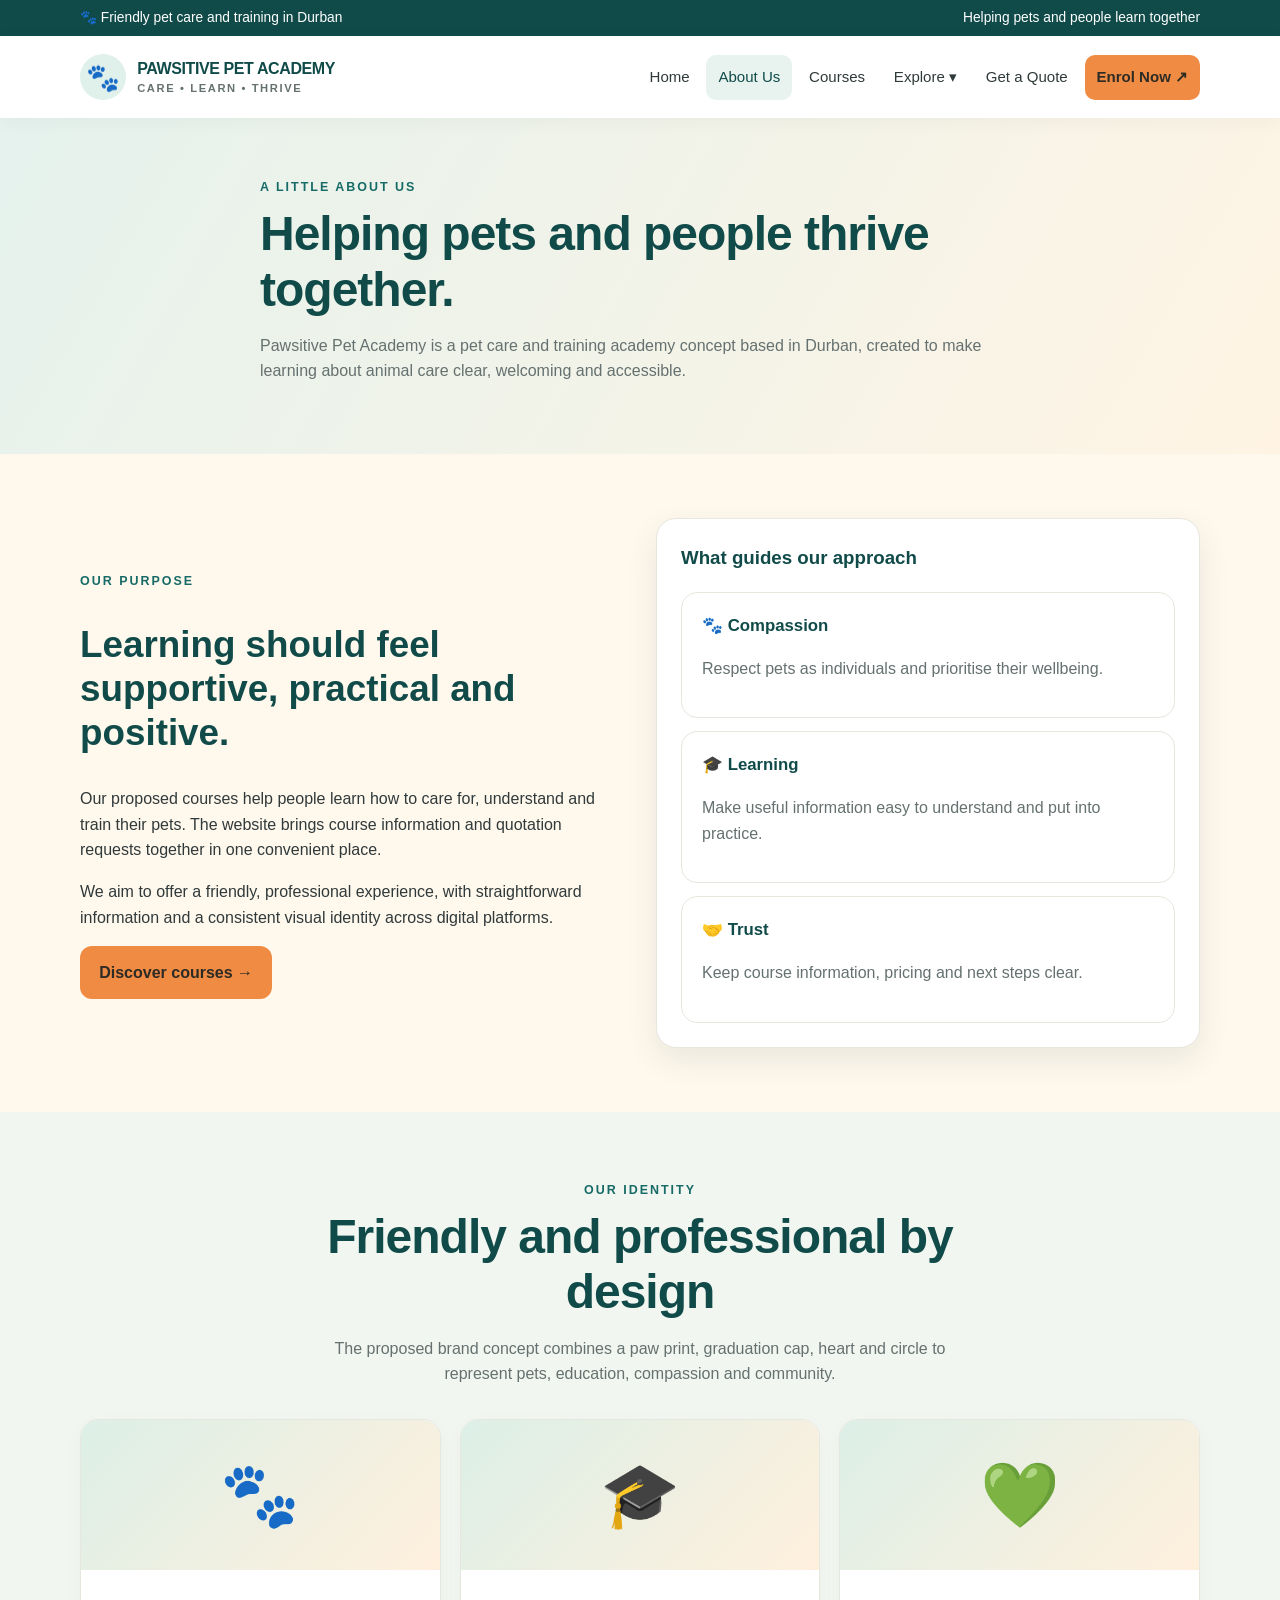
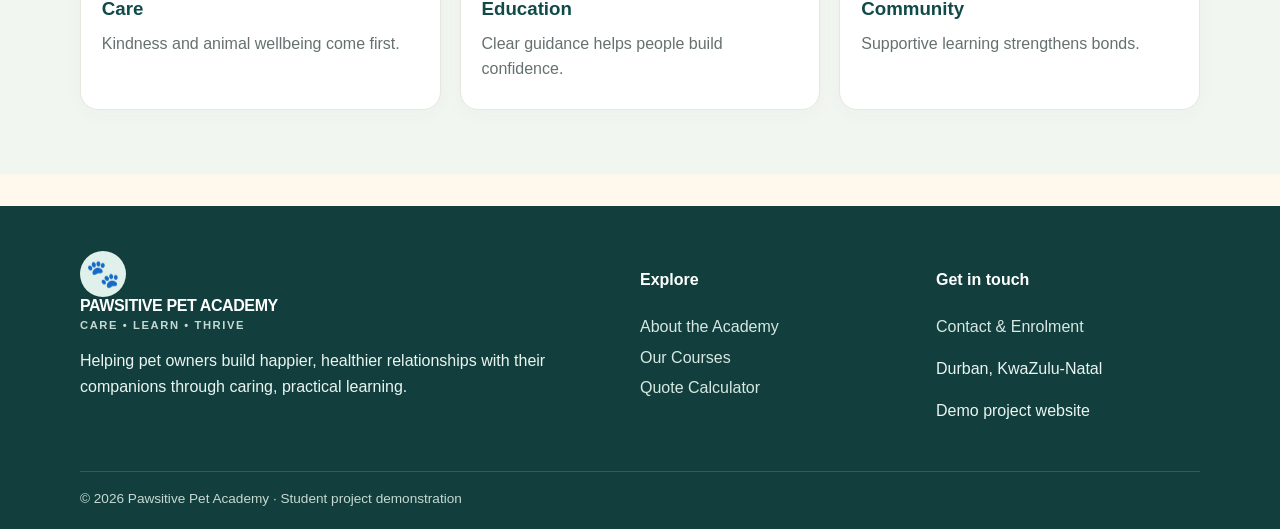
<file: about.html>
<!doctype html><html lang="en"><head><meta charset="utf-8"><meta name="viewport" content="width=device-width,initial-scale=1"><meta name="description" content="Learn about Pawsitive Pet Academy, a pet care and training academy concept based in Durban."><title>About Us | Pawsitive Pet Academy</title><link rel="stylesheet" href="style.css"><script src="script.js" defer></script></head><body><div id="site-header"></div><main><section class="page-hero"><div class="container page-heading"><span class="eyebrow">A little about us</span><h1>Helping pets and people thrive together.</h1><p>Pawsitive Pet Academy is a pet care and training academy concept based in Durban, created to make learning about animal care clear, welcoming and accessible.</p></div></section><section class="section"><div class="container content-grid"><div><span class="eyebrow">Our purpose</span><h2 style="color:var(--teal-dark);font-size:2.3rem;line-height:1.2">Learning should feel supportive, practical and positive.</h2><p>Our proposed courses help people learn how to care for, understand and train their pets. The website brings course information and quotation requests together in one convenient place.</p><p>We aim to offer a friendly, professional experience, with straightforward information and a consistent visual identity across digital platforms.</p><a class="btn btn-primary" href="courses.html">Discover courses →</a></div><div class="panel"><h3>What guides our approach</h3><div class="feature"><strong>🐾 Compassion</strong><p class="muted">Respect pets as individuals and prioritise their wellbeing.</p></div><div class="feature" style="margin-top:.8rem"><strong>🎓 Learning</strong><p class="muted">Make useful information easy to understand and put into practice.</p></div><div class="feature" style="margin-top:.8rem"><strong>🤝 Trust</strong><p class="muted">Keep course information, pricing and next steps clear.</p></div></div></div></section><section class="section section-soft"><div class="container"><div class="section-head"><span class="eyebrow">Our identity</span><h2>Friendly and professional by design</h2><p>The proposed brand concept combines a paw print, graduation cap, heart and circle to represent pets, education, compassion and community.</p></div><div class="grid-3"><div class="card"><div class="course-icon">🐾</div><div class="card-body"><h3>Care</h3><p>Kindness and animal wellbeing come first.</p></div></div><div class="card"><div class="course-icon">🎓</div><div class="card-body"><h3>Education</h3><p>Clear guidance helps people build confidence.</p></div></div><div class="card"><div class="course-icon">💚</div><div class="card-body"><h3>Community</h3><p>Supportive learning strengthens bonds.</p></div></div></div></div></section></main><div id="site-footer"></div></body></html>
</file>
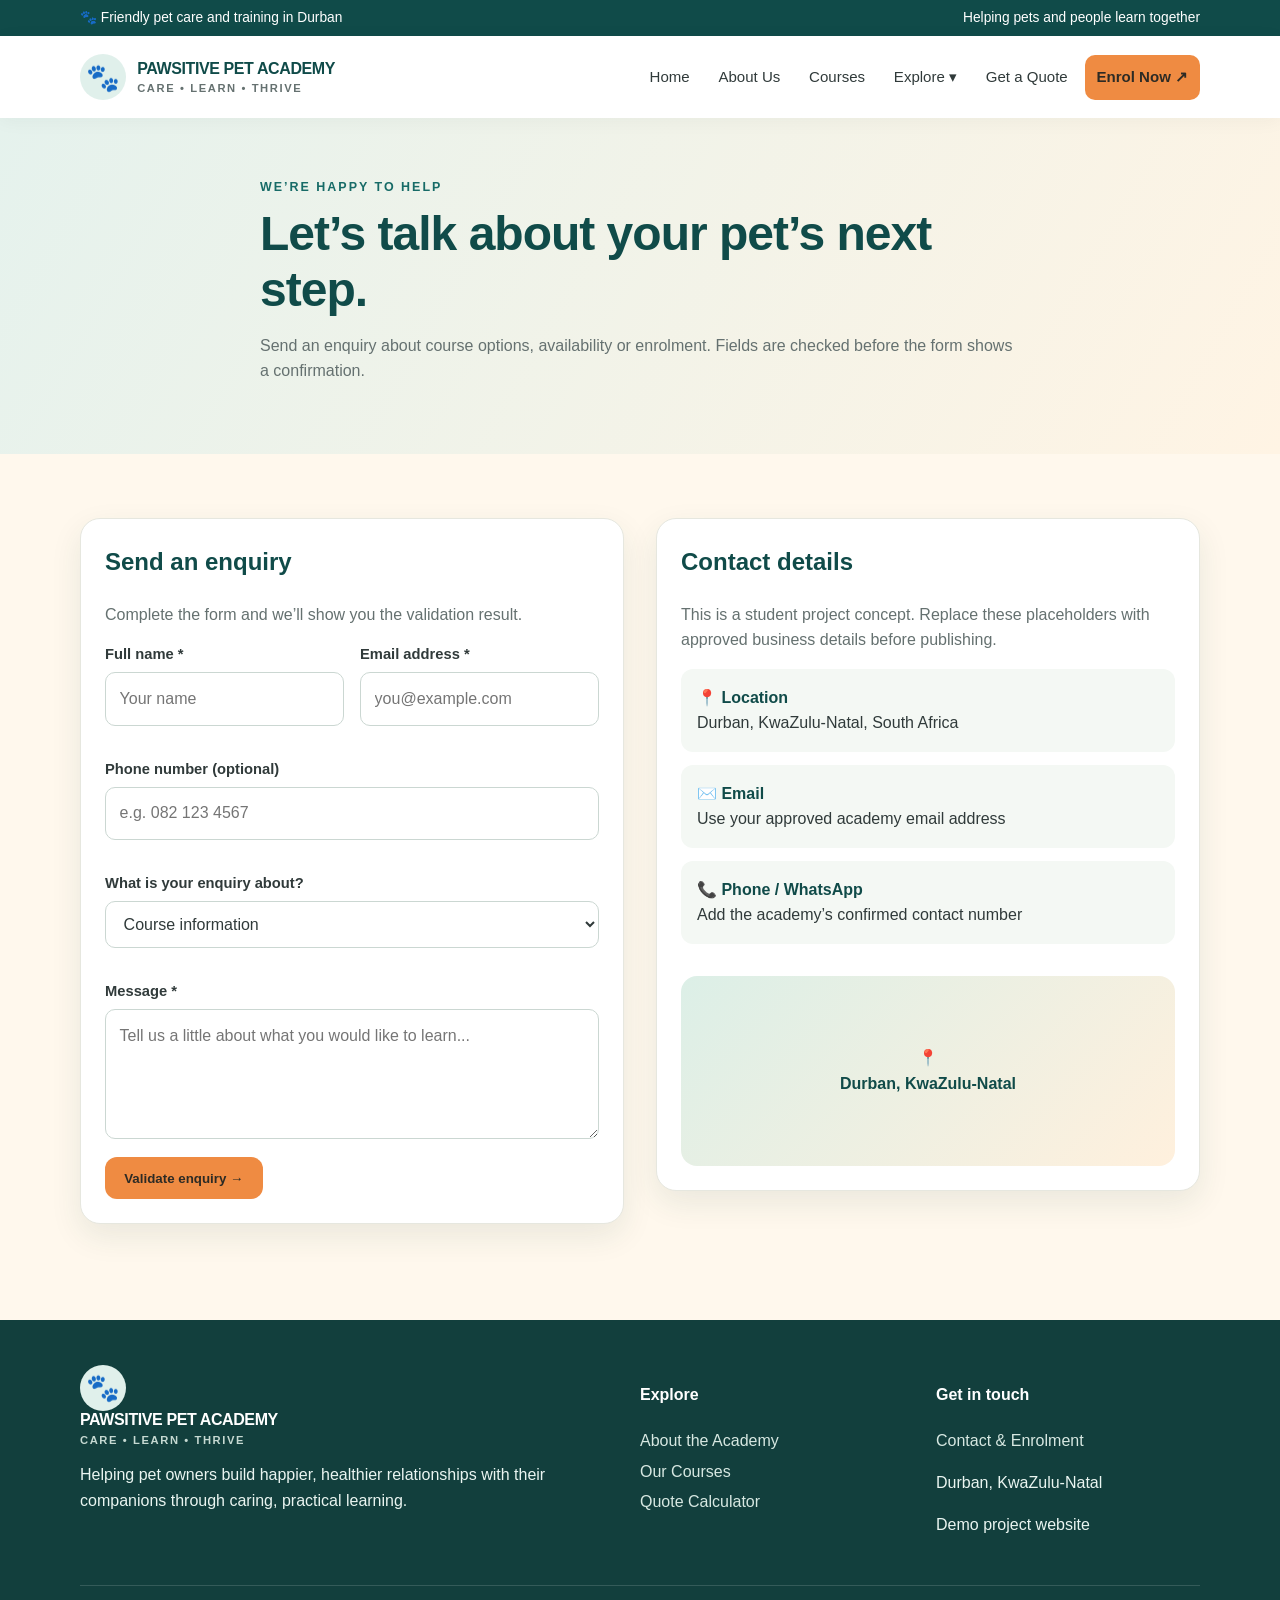
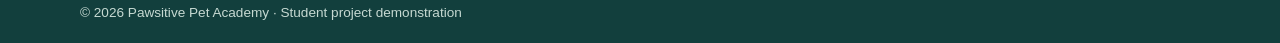
<file: contact.html>
<!doctype html><html lang="en"><head><meta charset="utf-8"><meta name="viewport" content="width=device-width,initial-scale=1"><meta name="description" content="Contact Pawsitive Pet Academy about courses and enrolment in Durban."><title>Contact Us | Pawsitive Pet Academy</title><link rel="stylesheet" href="style.css"><script src="script.js" defer></script></head><body><div id="site-header"></div><main><section class="page-hero"><div class="container page-heading"><span class="eyebrow">We’re happy to help</span><h1>Let’s talk about your pet’s next step.</h1><p>Send an enquiry about course options, availability or enrolment. Fields are checked before the form shows a confirmation.</p></div></section><section class="section"><div class="container content-grid" style="align-items:start"><div class="panel"><h2>Send an enquiry</h2><p class="muted">Complete the form and we’ll show you the validation result.</p><form id="contact-form" novalidate><div class="form-grid"><div class="field"><label for="name">Full name *</label><input id="name" name="name" autocomplete="name" required minlength="2" placeholder="Your name"></div><div class="field"><label for="email">Email address *</label><input id="email" name="email" type="email" autocomplete="email" required placeholder="you@example.com"></div><div class="field full"><label for="phone">Phone number (optional)</label><input id="phone" name="phone" type="tel" autocomplete="tel" placeholder="e.g. 082 123 4567"></div><div class="field full"><label for="topic">What is your enquiry about?</label><select id="topic" name="topic"><option>Course information</option><option>Enrolment</option><option>Quote or discounts</option><option>Other question</option></select></div><div class="field full"><label for="message">Message *</label><textarea id="message" name="message" required minlength="10" placeholder="Tell us a little about what you would like to learn..."></textarea></div></div><p id="contact-error" class="error" role="alert"></p><div id="contact-success" aria-live="polite"></div><button class="btn btn-primary" type="submit">Validate enquiry →</button></form></div><aside><div class="panel"><h2>Contact details</h2><p class="muted">This is a student project concept. Replace these placeholders with approved business details before publishing.</p><div class="contact-details"><div class="contact-item"><strong>📍 Location</strong>Durban, KwaZulu-Natal, South Africa</div><div class="contact-item"><strong>✉️ Email</strong>Use your approved academy email address</div><div class="contact-item"><strong>📞 Phone / WhatsApp</strong>Add the academy’s confirmed contact number</div></div><div class="map-placeholder mt-2">📍<br>Durban, KwaZulu-Natal</div></div></aside></div></section></main><div id="site-footer"></div></body></html>
</file>
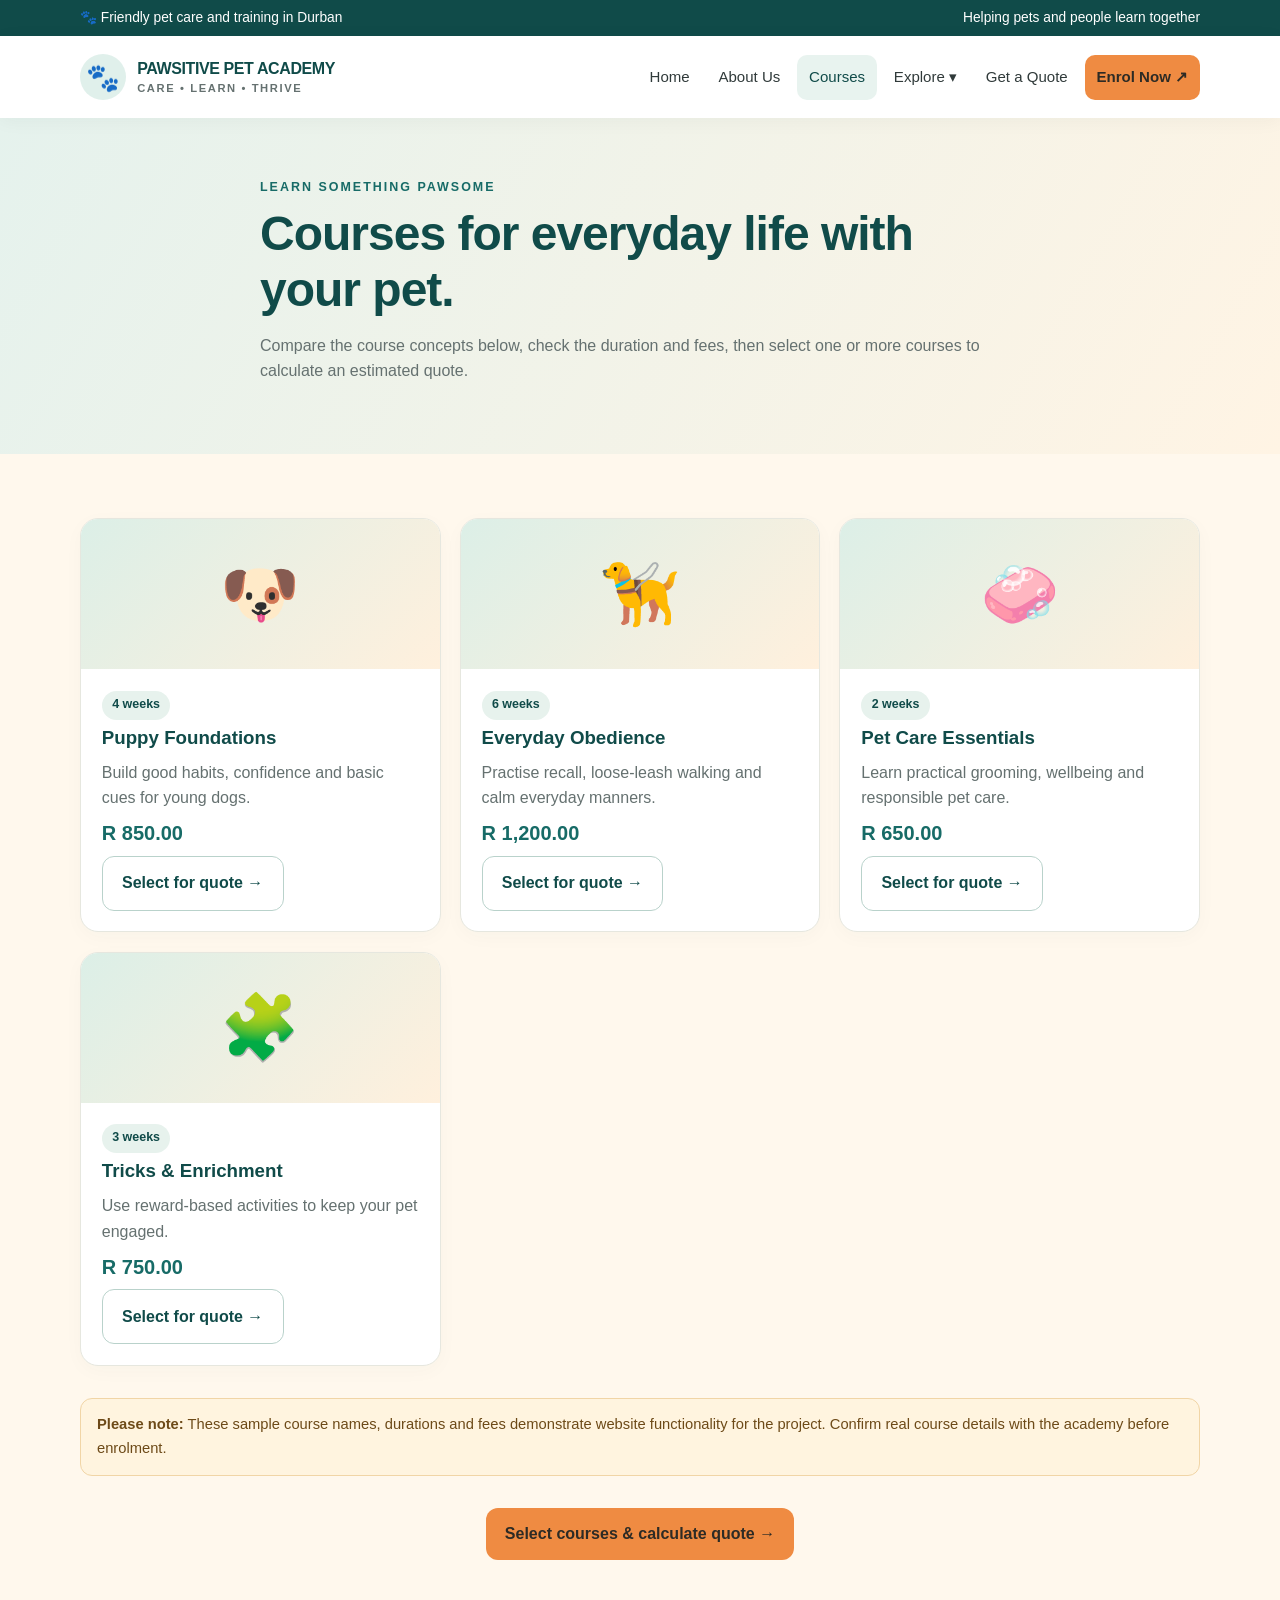
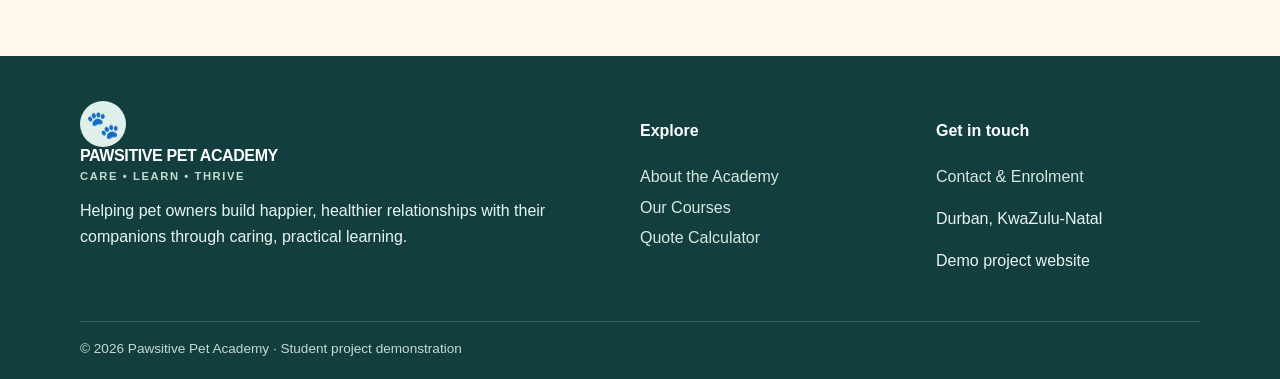
<file: courses.html>
<!doctype html><html lang="en"><head><meta charset="utf-8"><meta name="viewport" content="width=device-width,initial-scale=1"><meta name="description" content="Compare pet care and training course options at Pawsitive Pet Academy."><title>Courses | Pawsitive Pet Academy</title><link rel="stylesheet" href="style.css"><script src="script.js" defer></script></head><body><div id="site-header"></div><main><section class="page-hero"><div class="container page-heading"><span class="eyebrow">Learn something pawsome</span><h1>Courses for everyday life with your pet.</h1><p>Compare the course concepts below, check the duration and fees, then select one or more courses to calculate an estimated quote.</p></div></section><section class="section"><div class="container"><div class="grid-3" data-course-cards></div><div class="notice mt-2"><strong>Please note:</strong> These sample course names, durations and fees demonstrate website functionality for the project. Confirm real course details with the academy before enrolment.</div><div class="center mt-2"><a class="btn btn-primary" href="quote.html">Select courses & calculate quote →</a></div></div></section></main><div id="site-footer"></div></body></html>
</file>
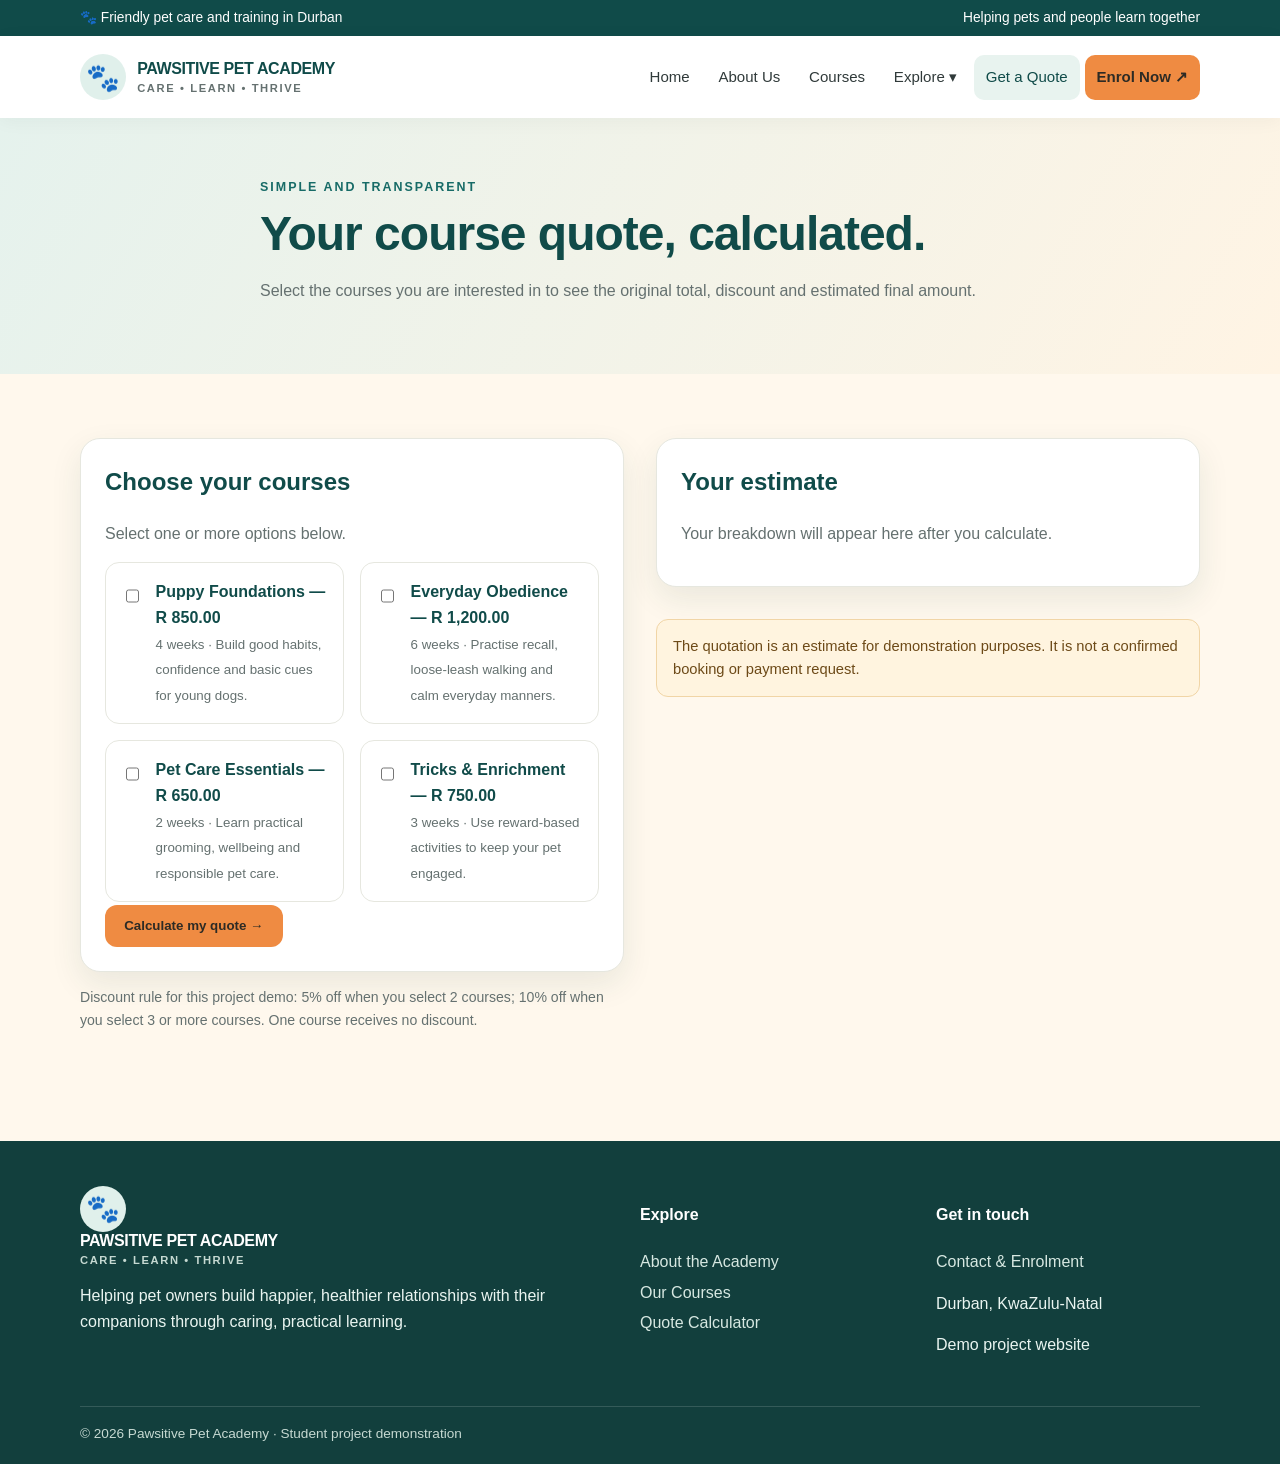
<file: quote.html>
<!doctype html><html lang="en"><head><meta charset="utf-8"><meta name="viewport" content="width=device-width,initial-scale=1"><meta name="description" content="Select courses and calculate an estimated Pawsitive Pet Academy quote."><title>Quote Calculator | Pawsitive Pet Academy</title><link rel="stylesheet" href="style.css"><script src="script.js" defer></script></head><body><div id="site-header"></div><main><section class="page-hero"><div class="container page-heading"><span class="eyebrow">Simple and transparent</span><h1>Your course quote, calculated.</h1><p>Select the courses you are interested in to see the original total, discount and estimated final amount.</p></div></section><section class="section"><div class="container content-grid" style="align-items:start"><div><form id="quote-form" class="panel"><h2>Choose your courses</h2><p class="muted">Select one or more options below.</p><div class="course-list" data-courses></div><p id="quote-error" class="error" role="alert"></p><button class="btn btn-primary" type="submit">Calculate my quote →</button></form><p class="muted" style="font-size:.88rem">Discount rule for this project demo: 5% off when you select 2 courses; 10% off when you select 3 or more courses. One course receives no discount.</p></div><div><div class="panel"><h2>Your estimate</h2><p class="muted">Your breakdown will appear here after you calculate.</p><div id="quote-result" aria-live="polite"></div></div><div class="notice mt-2">The quotation is an estimate for demonstration purposes. It is not a confirmed booking or payment request.</div></div></div></section></main><div id="site-footer"></div></body></html>
</file>
<file: style.css>
:root{--teal:#176b67;--teal-dark:#104b49;--orange:#ef8b42;--cream:#fff8ed;--charcoal:#303a3a;--muted:#657170;--white:#fff;--line:#e6e7df;--shadow:0 12px 32px rgba(22,61,58,.09)}*{box-sizing:border-box}html{scroll-behavior:smooth}body{margin:0;background:var(--cream);color:var(--charcoal);font-family:Arial,Helvetica,sans-serif;line-height:1.6}a{color:inherit}img{max-width:100%;display:block}.container{width:min(1120px,92%);margin:auto}.topbar{background:var(--teal-dark);color:#fff;font-size:.86rem;padding:.45rem 0}.topbar .container{display:flex;justify-content:space-between;gap:1rem;flex-wrap:wrap}.site-header{background:#fff;position:sticky;top:0;z-index:20;box-shadow:0 3px 18px #102c2b0b}.nav-wrap{display:flex;align-items:center;justify-content:space-between;gap:1.2rem;min-height:82px}.brand{display:flex;align-items:center;gap:.7rem;text-decoration:none;color:var(--teal-dark);font-weight:800;letter-spacing:-.4px;line-height:1.15}.brand-mark{width:46px;height:46px;border-radius:50%;display:grid;place-items:center;background:#e0f0eb;font-size:1.7rem}.brand small{display:block;color:var(--muted);font-size:.7rem;font-weight:600;letter-spacing:1.6px;margin-top:.25rem}.nav-links{display:flex;align-items:center;gap:.3rem}.nav-links a,.drop-toggle{border:0;background:none;text-decoration:none;padding:.65rem .75rem;border-radius:10px;font:inherit;font-size:.94rem;color:var(--charcoal);cursor:pointer}.nav-links a:hover,.drop-toggle:hover,.nav-links a.active{background:#e8f3ef;color:var(--teal-dark)}.dropdown{position:relative}.dropdown-menu{display:none;position:absolute;top:100%;left:0;background:#fff;min-width:190px;padding:.45rem;border-radius:14px;box-shadow:var(--shadow);border:1px solid var(--line)}.dropdown.open .dropdown-menu,.dropdown:focus-within .dropdown-menu{display:block}.dropdown-menu a{display:block}.nav-cta{background:var(--orange)!important;color:#2d2b25!important;font-weight:800!important}.menu-toggle{display:none;background:#e8f3ef;border:0;border-radius:10px;padding:.65rem .8rem;font-size:1.3rem}.hero{padding:4.5rem 0 4rem;background:linear-gradient(115deg,#e5f2ed 0%,#fff8ed 70%);overflow:hidden}.hero-grid{display:grid;grid-template-columns:1.03fr .97fr;gap:3rem;align-items:center}.eyebrow{color:var(--teal);font-size:.78rem;font-weight:800;letter-spacing:2px;text-transform:uppercase}.hero h1{font-size:clamp(2.5rem,5vw,4.7rem);line-height:1.06;letter-spacing:-2.5px;color:var(--teal-dark);margin:.7rem 0 1.2rem}.hero p{font-size:1.1rem;color:#52615f;max-width:590px}.hero-actions{display:flex;gap:.8rem;flex-wrap:wrap;margin-top:1.7rem}.btn{display:inline-flex;align-items:center;justify-content:center;gap:.5rem;border:0;border-radius:12px;padding:.85rem 1.2rem;text-decoration:none;font-weight:800;cursor:pointer;transition:transform .15s,box-shadow .15s}.btn:hover{transform:translateY(-2px);box-shadow:var(--shadow)}.btn-primary{background:var(--orange);color:#2d2b25}.btn-secondary{background:var(--teal);color:#fff}.btn-outline{border:1px solid #b9d2cb;background:transparent;color:var(--teal-dark)}.hero-art{position:relative;min-height:390px;border-radius:28px;overflow:hidden;background:#d7e9e0;box-shadow:var(--shadow)}.hero-art img{width:100%;height:390px;object-fit:cover}.image-note{position:absolute;bottom:18px;left:18px;right:18px;background:#ffffffed;padding:1rem 1.1rem;border-radius:16px;font-weight:700;color:var(--teal-dark)}.section{padding:4rem 0}.section-soft{background:#f1f6f0}.section-head{max-width:680px;margin:0 auto 2rem;text-align:center}.section-head h2,.page-heading h1{font-size:clamp(2rem,4vw,3rem);line-height:1.15;letter-spacing:-1px;color:var(--teal-dark);margin:.5rem 0}.section-head p,.page-heading p{color:var(--muted)}.grid-3{display:grid;grid-template-columns:repeat(3,1fr);gap:1.2rem}.card{background:#fff;border:1px solid var(--line);border-radius:18px;overflow:hidden;box-shadow:0 5px 20px #173f3c07}.card-body{padding:1.3rem}.card h3{color:var(--teal-dark);margin:.2rem 0 .45rem}.card p{color:var(--muted);margin:.4rem 0}.card .price{font-size:1.25rem;font-weight:800;color:var(--teal)}.course-icon{height:150px;display:grid;place-items:center;background:linear-gradient(135deg,#dcefe7,#fff0dd);font-size:4rem}.pill{display:inline-block;background:#e7f2ed;color:var(--teal-dark);font-size:.78rem;font-weight:800;padding:.28rem .65rem;border-radius:99px}.feature-row{display:grid;grid-template-columns:repeat(3,1fr);gap:1rem;margin-top:2rem}.feature{background:#fff;border-radius:16px;padding:1.25rem;border:1px solid var(--line)}.feature strong{display:block;color:var(--teal-dark);font-size:1.05rem}.feature span{font-size:1.7rem}.page-hero{padding:3.4rem 0;background:linear-gradient(120deg,#e5f2ed,#fff4e4)}.page-heading{max-width:760px}.content-grid{display:grid;grid-template-columns:1fr 1fr;gap:2rem;align-items:center}.panel{background:#fff;border:1px solid var(--line);border-radius:20px;padding:1.5rem;box-shadow:var(--shadow)}.panel h2,.panel h3{color:var(--teal-dark);margin-top:0}.form-grid{display:grid;grid-template-columns:1fr 1fr;gap:1rem}.field{display:flex;flex-direction:column;gap:.35rem;margin-bottom:1rem}.field.full{grid-column:1/-1}.field label{font-weight:700;font-size:.92rem}.field input,.field select,.field textarea{width:100%;border:1px solid #cbd7d2;background:#fff;border-radius:10px;padding:.8rem .85rem;font:inherit;color:var(--charcoal)}.field textarea{min-height:130px;resize:vertical}.field input:focus,.field select:focus,.field textarea:focus{outline:3px solid #bfe3d7;border-color:var(--teal)}.error{color:#a72c20;font-size:.86rem;margin:.15rem 0}.success{background:#e4f4e8;color:#1e6035;border:1px solid #b5dfc0;border-radius:12px;padding:.9rem 1rem;margin:1rem 0}.notice{background:#fff4df;border:1px solid #f1d5a6;border-radius:12px;padding:.9rem 1rem;color:#6d4a18;font-size:.92rem}.course-list{display:grid;grid-template-columns:repeat(2,1fr);gap:1rem}.course-option{display:flex;gap:.85rem;padding:1rem;border:1px solid var(--line);border-radius:14px;background:#fff;align-items:flex-start}.course-option input{margin-top:.45rem;accent-color:var(--teal);width:18px;height:18px}.course-option strong{display:block;color:var(--teal-dark)}.course-option small{color:var(--muted)}.table-wrap{overflow-x:auto;margin-top:1.2rem}table{width:100%;border-collapse:collapse;background:#fff;border-radius:12px;overflow:hidden}th,td{text-align:left;padding:.85rem;border-bottom:1px solid var(--line)}th{background:#e5f2ed;color:var(--teal-dark)}tfoot td{font-weight:800}.quote-total{display:grid;grid-template-columns:repeat(3,1fr);gap:.7rem;margin-top:1rem}.total-box{background:#f3f7f3;border-radius:12px;padding:1rem}.total-box span{display:block;font-size:.82rem;color:var(--muted)}.total-box strong{font-size:1.25rem;color:var(--teal-dark)}.contact-details{display:grid;gap:.8rem}.contact-item{padding:1rem;background:#f4f8f4;border-radius:12px}.contact-item strong{display:block;color:var(--teal-dark)}.map-placeholder{min-height:190px;border-radius:16px;background:linear-gradient(135deg,#dcefe7,#fff0dd);display:grid;place-items:center;text-align:center;padding:1rem;font-weight:700;color:var(--teal-dark)}.cta-band{background:var(--teal-dark);color:#fff;padding:2.3rem;border-radius:22px;display:flex;justify-content:space-between;align-items:center;gap:1.5rem}.cta-band h2{margin:0 0 .4rem;font-size:clamp(1.6rem,3vw,2.2rem)}.cta-band p{margin:0;color:#d9e9e4}.site-footer{background:#123f3d;color:#eaf5f1;padding:2.5rem 0 1.2rem;margin-top:2rem}.footer-grid{display:grid;grid-template-columns:2fr 1fr 1fr;gap:2rem}.site-footer h3,.site-footer h4{color:#fff}.site-footer a{display:block;text-decoration:none;color:#d7e8e2;margin:.3rem 0}.site-footer a:hover{text-decoration:underline}.copyright{border-top:1px solid #ffffff25;margin-top:2rem;padding-top:1rem;font-size:.85rem;color:#c6d9d2}.muted{color:var(--muted)}.center{text-align:center}.mt-2{margin-top:2rem}.mb-0{margin-bottom:0}.sr-only{position:absolute;width:1px;height:1px;padding:0;margin:-1px;overflow:hidden;clip:rect(0,0,0,0);white-space:nowrap;border:0}
@media(max-width:900px){.menu-toggle{display:block}.nav-wrap{position:relative;min-height:72px}.nav-links{display:none;position:absolute;top:100%;left:0;right:0;background:#fff;padding:1rem;box-shadow:var(--shadow);border-radius:0 0 16px 16px;align-items:stretch;flex-direction:column}.nav-links.open{display:flex}.nav-links a,.drop-toggle{text-align:left;width:100%;display:block}.dropdown-menu{position:static;box-shadow:none;border:0;padding-left:1rem}.hero-grid,.content-grid{grid-template-columns:1fr}.hero{padding:3rem 0}.hero-art,.hero-art img{height:320px;min-height:320px}.grid-3{grid-template-columns:repeat(2,1fr)}.footer-grid{grid-template-columns:1fr 1fr}.footer-grid>div:first-child{grid-column:1/-1}}
@media(max-width:600px){.topbar .container{justify-content:center;text-align:center}.hero h1{letter-spacing:-1.5px}.grid-3,.feature-row,.course-list,.form-grid,.quote-total,.footer-grid{grid-template-columns:1fr}.footer-grid>div:first-child{grid-column:auto}.section{padding:3rem 0}.page-hero{padding:2.5rem 0}.cta-band{align-items:flex-start;flex-direction:column;padding:1.5rem}.hero-art,.hero-art img{height:270px;min-height:270px}.table-wrap{font-size:.9rem}}
</file>
